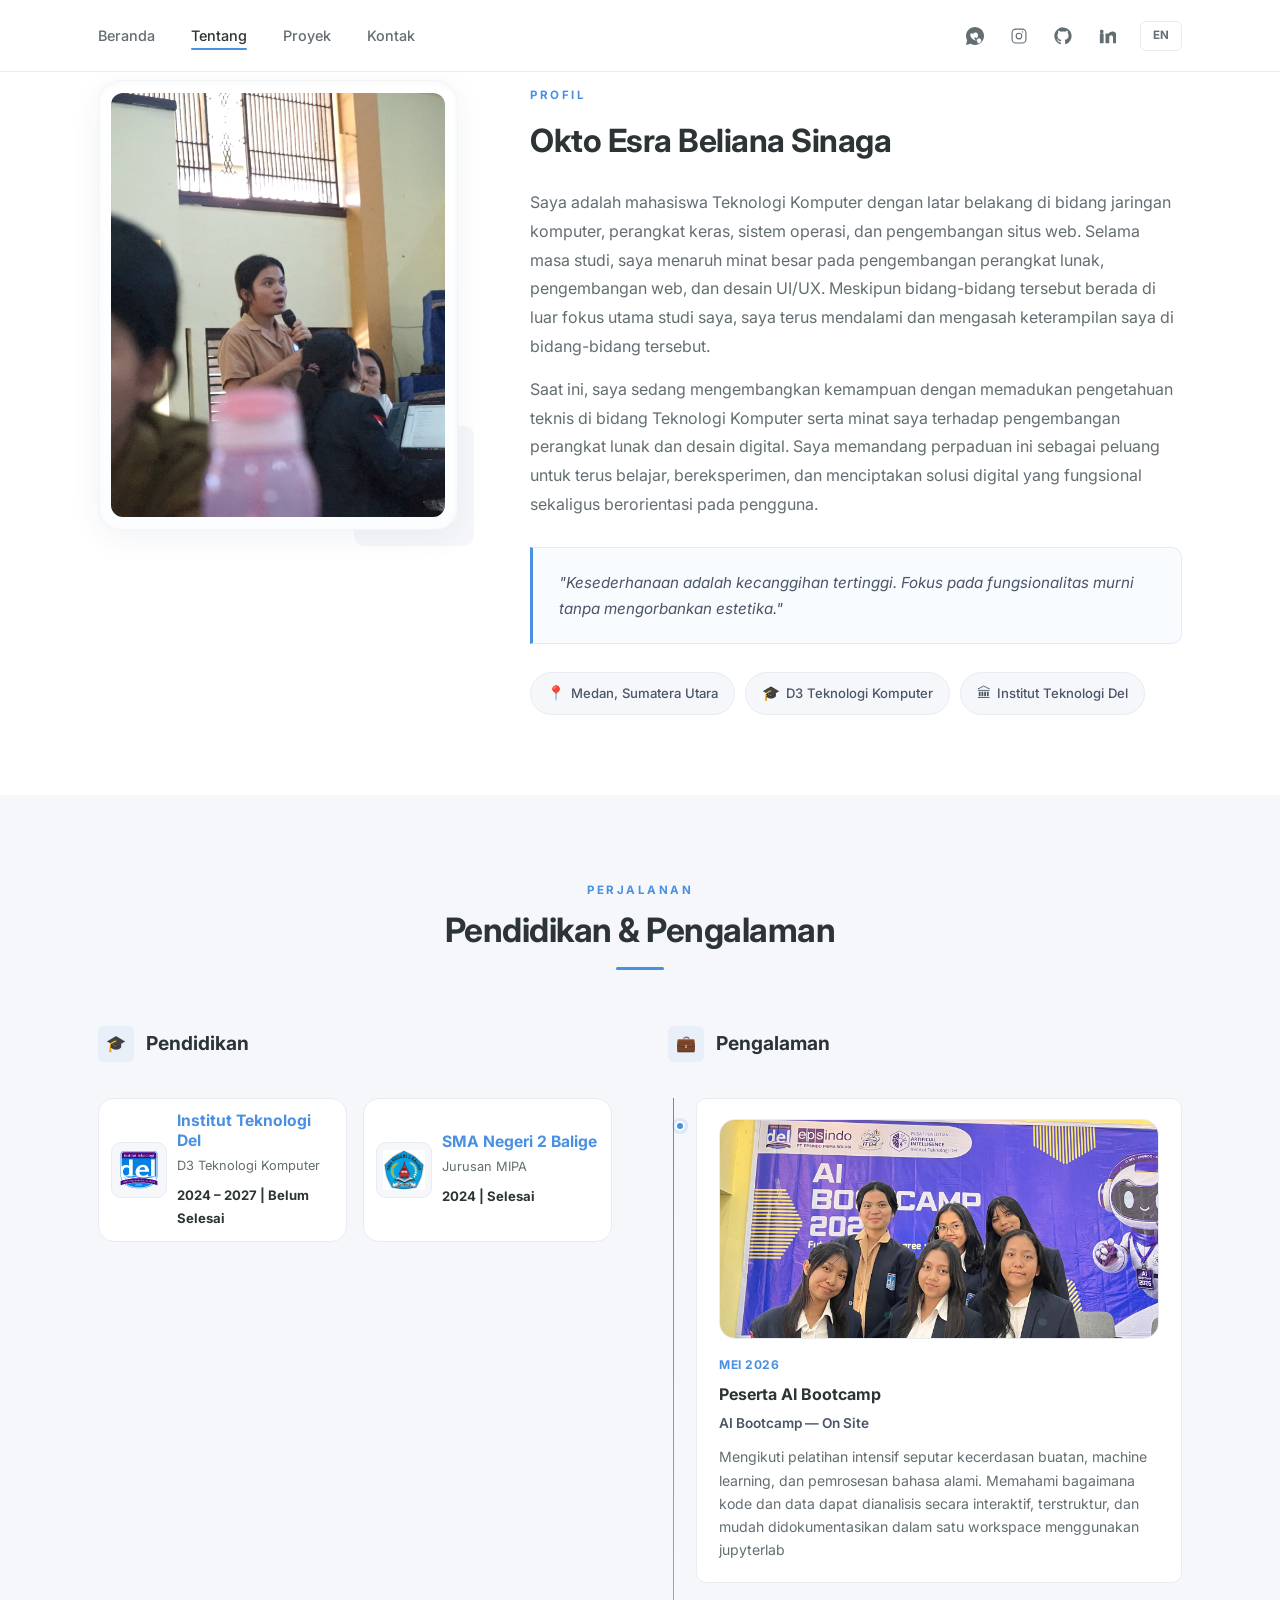
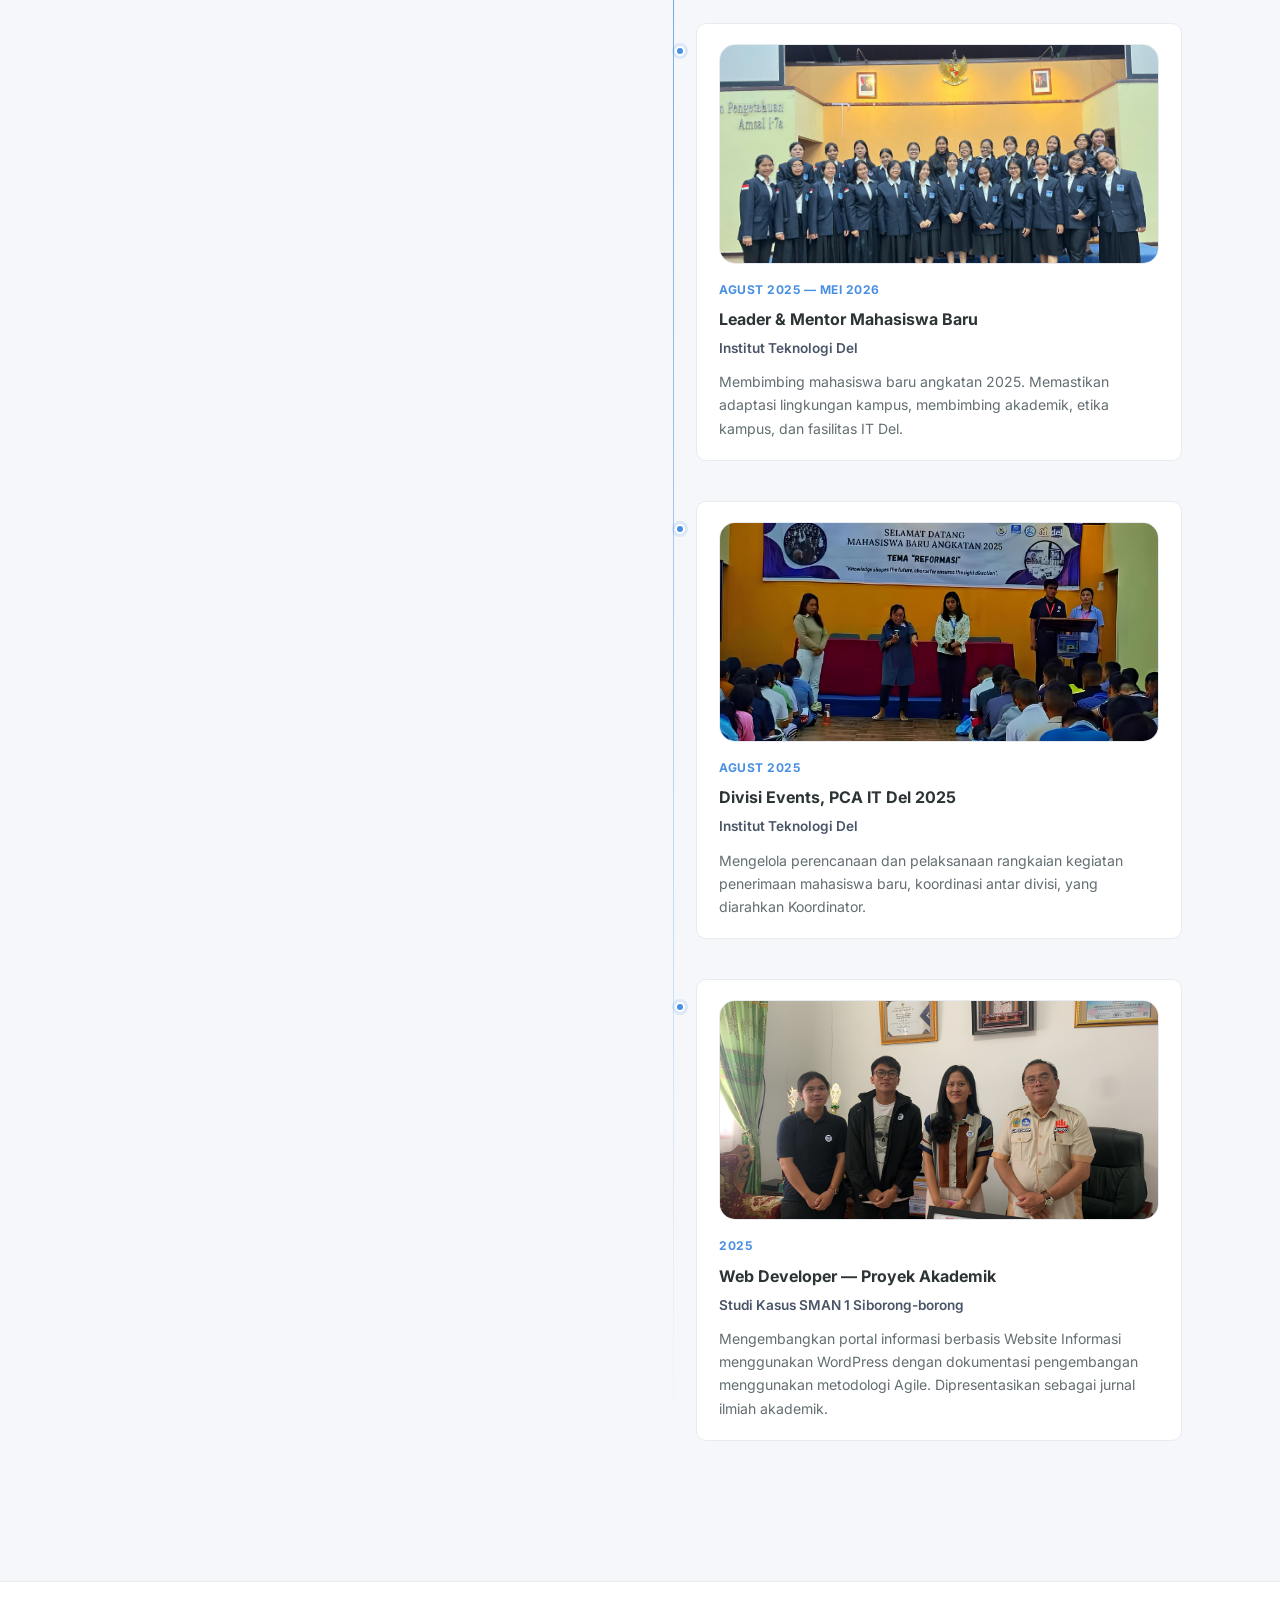
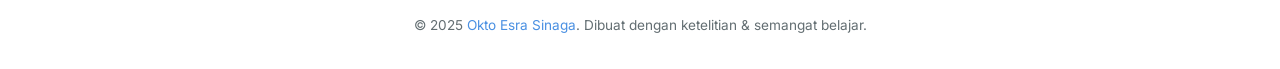
<file: about.html>
<!DOCTYPE html>
<html lang="id">
<head>
    <meta charset="UTF-8">
    <meta name="viewport" content="width=device-width, initial-scale=1.0">
    <meta name="description" content="Tentang Okto Esra Sinaga — Mahasiswa Teknologi Komputer IT Del">
    <title>About | Okto Esra Sinaga</title>
    <link rel="stylesheet" href="css/style.css">
    <link rel="stylesheet" href="css/about.css">
</head>
<body>

    <!-- ══ NAVBAR ══ -->
    <nav class="navbar" id="navbar">
        <div class="nav-container">
            <ul class="nav-links">
                <li><a href="index.html"    class="nav-item">Home</a></li>
                <li><a href="about.html"    class="nav-item active">About</a></li>
                <li><a href="projects.html" class="nav-item">Projects</a></li>
                <li><a href="contact.html"  class="nav-item">Contact</a></li>
            </ul>
            <div class="nav-social">
                <a href="https://wa.me/6282210839845" class="nav-social-link" target="_blank" rel="noreferrer noopener" aria-label="WhatsApp"><svg viewBox="0 0 24 24" aria-hidden="true"><path d="M20.52 3.48A11.93 11.93 0 0 0 12 0C5.37 0 0 5.37 0 12c0 2.12.56 4.08 1.53 5.77L0 24l6.43-1.68A11.94 11.94 0 0 0 12 24c6.63 0 12-5.37 12-12 0-3.21-1.25-6.2-3.48-8.52Zm-6.14 14.3c-.43.12-.78.22-1.16.22-.72 0-1.44-.19-2.16-.57-1.86-.78-3.46-2.2-4.5-4.02-.63-1.16-.94-2.34-.87-3.6.05-1.05.3-1.07.96-1.09.52-.02 1.07-.01 1.6.02.47.03.66.14.8.18.13.03.28.05.44-.02.05-.01.42-.17.51-.22.16-.08.3-.18.44-.28.24-.19.39-.42.66-.6.24-.16.5-.27.8-.34.54-.12 1.07-.12 1.61 0 .58.13.93.35 1.2.57.26.21.49.45.65.72.24.38.42.8.5 1.33.05.33.08.7.08 1.14 0 .84-.16 1.58-.48 2.23-.15.3-.47.75-.58.9-.1.13-.2.25-.29.29-.25.09-.55.02-.8-.12-.25-.14-.81-.38-1.14-.5-.28-.1-.54-.15-.72-.15-.22 0-.36.03-.44.05-.12.03-.18.09-.25.16-.06.06-.13.15-.16.27-.03.13-.03.31.01.54.05.25.16.6.34.95.34.62.72 1.04 1.06 1.26.34.21.68.26.99.2.29-.05.7-.24 1.19-.56.28-.18.61-.47 1-.84.02-.02.04-.03.06-.05.12-.12.24-.21.34-.28.05-.04.09-.08.14-.12.15-.13.28-.22.39-.27.13-.06.3-.11.5-.11.64 0 1.27.15 1.8.45.5.28.9.67 1.14 1.17.24.5.33 1.08.27 1.64-.12 1.08-.72 2-1.56 2.62-.86.63-1.93.88-2.99.7Z"/></svg></a>
                <a href="https://www.instagram.com/okto.sng?igsh=MTk1bmlmYmdhb2VyaQ==" class="nav-social-link" target="_blank" rel="noreferrer noopener" aria-label="Instagram"><svg viewBox="0 0 24 24" aria-hidden="true"><path d="M7.75 2h8.5A5.75 5.75 0 0 1 22 7.75v8.5A5.75 5.75 0 0 1 16.25 22h-8.5A5.75 5.75 0 0 1 2 16.25v-8.5A5.75 5.75 0 0 1 7.75 2Zm0 1.5A4.25 4.25 0 0 0 3.5 7.75v8.5A4.25 4.25 0 0 0 7.75 20.5h8.5A4.25 4.25 0 0 0 20.5 16.25v-8.5A4.25 4.25 0 0 0 16.25 3.5h-8.5Zm8.88 2.13a.88.88 0 1 1 0 1.75.88.88 0 0 1 0-1.75ZM12 7.5a4.5 4.5 0 1 1 0 9 4.5 4.5 0 0 1 0-9Zm0 1.5a3 3 0 1 0 0 6 3 3 0 0 0 0-6Z"/></svg></a>
                <a href="https://github.com/Okto-Sinaga" class="nav-social-link" target="_blank" rel="noreferrer noopener" aria-label="GitHub"><svg viewBox="0 0 24 24" aria-hidden="true"><path d="M12 .5a11.5 11.5 0 0 0-3.64 22.44c.58.1.79-.25.79-.56 0-.28-.01-1.02-.02-2-3.22.7-3.9-1.55-3.9-1.55-.53-1.35-1.28-1.71-1.28-1.71-1.05-.72.08-.7.08-.7 1.16.08 1.77 1.19 1.77 1.19 1.03 1.77 2.7 1.26 3.36.97.1-.76.4-1.26.72-1.55-2.57-.29-5.27-1.29-5.27-5.74 0-1.27.45-2.31 1.19-3.13-.12-.29-.52-1.45.11-3.02 0 0 .97-.31 3.18 1.19a11.02 11.02 0 0 1 2.9-.39c.98 0 1.97.13 2.9.39 2.2-1.5 3.17-1.19 3.17-1.19.63 1.57.24 2.73.12 3.02.74.82 1.19 1.86 1.19 3.13 0 4.45-2.7 5.44-5.28 5.73.41.35.78 1.06.78 2.14 0 1.55-.01 2.8-.01 3.17 0 .31.21.67.8.56A11.5 11.5 0 0 0 12 .5Z"/></svg></a>
                <a href="https://www.linkedin.com/in/okto-esra-sinaga-102a1737a" class="nav-social-link" target="_blank" rel="noreferrer noopener" aria-label="LinkedIn"><svg viewBox="0 0 24 24" aria-hidden="true"><path d="M4.98 3.5a2.5 2.5 0 1 1-.01 5.01 2.5 2.5 0 0 1 .01-5.01ZM2.5 21.5h5V8.75h-5V21.5Zm7.5 0h5v-7.3c0-3.9 5-4.2 5 0v7.3h5v-8.8c0-8.2-8.8-7.9-10.8-3.9V8.75h-4.2V21.5Z"/></svg></a>
            </div>
            <div class="menu-toggle" id="mobile-menu">
                <span class="bar"></span>
                <span class="bar"></span>
                <span class="bar"></span>
            </div>
        </div>
    </nav>

    <!-- ══ ABOUT PROFILE ══ -->
    <section class="about-profile">
        <div class="container">
            <div class="about-container">

                <!-- Image (wall style) -->
                <div class="about-img-wrap reveal-left">
                    <div class="about-img-box wall-style">
                        <img
                            src="assets/about/Screenshot 2026-08-10 152230.png"
                            alt="Okto Esra Sinaga"
                            onerror="this.src='https://placehold.co/600x800/F5F7FA/636E72?text=Okto+Esra'">
                    </div>
                </div>

                <!-- Info -->
                <div class="about-info reveal-right">
                    <span class="section-tag">Profil</span>
                    <h2>Okto Esra Beliana Sinaga</h2>

                    <p class="bio-text">
                       Saya adalah mahasiswa Teknologi Komputer dengan latar belakang di bidang jaringan komputer, 
                       perangkat keras, sistem operasi, dan pengembangan website. Selama masa perkuliahan, saya mengembangkan 
                       minat yang kuat dalam pengembangan perangkat lunak, pengembangan web, serta desain UI/UX. Meskipun 
                       bidang-bidang tersebut berada di luar fokus utama studi saya, saya terus mempelajari dan mengembangkan 
                       keterampilan di bidang tersebut.
                    </p>
                    <p class="bio-text">
                        Saat ini, saya terus meningkatkan kemampuan dengan menggabungkan pengetahuan teknis yang diperoleh dari 
                        bidang Teknologi Komputer dengan minat saya dalam pengembangan perangkat lunak dan desain digital. Saya 
                        melihat perpaduan ini sebagai kesempatan untuk terus belajar, bereksperimen, dan menciptakan solusi digital 
                        yang fungsional serta berorientasi pada kebutuhan pengguna.
                    </p>

                    <div class="glass-box">
                        <p>"Kesederhanaan adalah kecanggihan tertinggi. Fokus pada fungsionalitas murni tanpa mengorbankan estetika."</p>
                    </div>

                    <div class="about-pills">
                        <span class="pill"><span class="pill-icon">📍</span> Medan, North Sumatra</span>
                        <span class="pill"><span class="pill-icon">🎓</span> D3 Teknologi Komputer</span>
                        <span class="pill"><span class="pill-icon">🏛</span> Institut Teknologi Del</span>
                    </div>
                </div>

            </div>
        </div>
    </section>

    <!-- ══ TIMELINE ══ -->
    <section class="timeline-section">
        <div class="container">
            <div class="section-header text-center reveal">
                <span class="section-tag">Perjalanan</span>
                <h2>Pendidikan &amp; Pengalaman</h2>
                <div class="divider"></div>
            </div>

            <div class="timeline-grid">
                <!-- Pendidikan -->
                <div class="reveal-left">
                    <div class="timeline-col-header">
                        <div class="timeline-col-icon">🎓</div>
                        <h3>Pendidikan</h3>
                    </div>
                    <div class="edu-grid">
                        <div class="edu-card">
                            <div class="edu-logo">
                                <img src="assets/about/logo.png" alt="Logo Institut Teknologi Del" onerror="this.src='https://placehold.co/80x80/EFF3FA/2450C4?text=DEL'">
                            </div>
                            <div class="edu-info">
                                <h4>Institut Teknologi Del</h4>
                                <p class="edu-sub">D3 Teknologi Komputer</p>
                                <p class="edu-period">2024 &ndash; 2027 | Belum Selesai</p>
                            </div>
                        </div>
                        <div class="edu-card">
                            <div class="edu-logo">
                                <img src="assets/about/logo sma2balige.jpg" alt="Logo SMA Negeri 2 Balige" onerror="this.src='https://placehold.co/80x80/EFF3FA/2450C4?text=SMA'">
                            </div>
                            <div class="edu-info">
                                <h4>SMA Negeri 2 Balige</h4>
                                <p class="edu-sub">Jurusan MIPA</p>
                                <p class="edu-period"> 2024 | Selesai</p>
                            </div>
                        </div>
                    </div>
                </div>

                <!-- Pengalaman -->
                <div class="reveal-right">
                    <div class="timeline-col-header">
                        <div class="timeline-col-icon">💼</div>
                        <h3>Pengalaman</h3>
                    </div>
                    <div class="timeline-wrapper">
                        <div class="timeline-item">
                            <div class="timeline-photo">
                                <img src="assets/about/IMG-20260530-WA0311.png" alt="AI Bootcamp" onerror="this.src='https://placehold.co/400x240/F5F7FA/636E72?text=AI+Bootcamp'">
                            </div>
                            <span class="time-period">Mei 2026</span>
                            <h4>Peserta AI Bootcamp</h4>
                            <p class="institution">AI Bootcamp — On Site</p>
                            <p class="timeline-desc">
                                Mengikuti pelatihan intensif seputar kecerdasan buatan,
                                machine learning, dan pemrosesan bahasa alami. Memahami bagaimana kode 
                                dan data dapat dianalisis secara interaktif, terstruktur, dan mudah 
                                didokumentasikan dalam satu workspace menggunakan jupyterlab
                            </p>
                        </div>
                        <div class="timeline-item">
                            <div class="timeline-photo">
                                <img src="assets/about/1000134125.jpg.jpeg" alt="Leader & Mentor Mahasiswa Baru" onerror="this.src='https://placehold.co/400x240/F5F7FA/636E72?text=Leader+Mentor'">
                            </div>
                            <span class="time-period">AGUST 2025 — MEI 2026</span>
                            <h4>Leader &amp; Mentor Mahasiswa Baru</h4>
                            <p class="institution">Institut Teknologi Del</p>
                            <p class="timeline-desc">
                                Membimbing mahasiswa baru angkatan 2025.
                                Memastikan adaptasi lingkungan kampus, membimbing akademik,
                                etika kampus, dan fasilitas IT Del.
                            </p>
                        </div>
                        <div class="timeline-item">
                            <div class="timeline-photo">
                                <img src="assets/about/1000134126.jpg (1).jpeg" alt="Divisi Events PCA IT Del" onerror="this.src='https://placehold.co/400x240/F5F7FA/636E72?text=Event+Team'">
                            </div>
                            <span class="time-period">AGUST 2025</span>
                            <h4>Divisi Events, PCA IT Del 2025</h4>
                            <p class="institution">Institut Teknologi Del</p>
                            <p class="timeline-desc">
                                Mengelola perencanaan dan pelaksanaan rangkaian kegiatan
                                penerimaan mahasiswa baru, koordinasi antar divisi, yang
                                diarahkan Koordinator.
                            </p>
                        </div>
                        <div class="timeline-item">
                            <div class="timeline-photo">
                                <img src="assets/about/Picture1.png" alt="Web Developer Proyek Akademik" onerror="this.src='https://placehold.co/400x240/F5F7FA/636E72?text=Web+Developer'">
                            </div>
                            <span class="time-period">2025</span>
                            <h4>Web Developer — Proyek Akademik</h4>
                            <p class="institution">Studi Kasus SMAN 1 Siborong-borong</p>
                            <p class="timeline-desc">
                                Mengembangkan portal informasi berbasis Website Informasi menggunakan WordPress dengan
                                dokumentasi pengembangan menggunakan metodologi Agile.
                                Dipresentasikan sebagai jurnal ilmiah akademik.
                            </p>
                        </div>
                    </div>
                </div>
            </div>
        </div>
    </section>

    <!-- ══ FOOTER ══ -->
    <footer>
        <p>© 2025 <span>Okto Esra Sinaga</span>. Dibuat dengan ketelitian &amp; semangat belajar.</p>
    </footer>

    <script src="js/script.js"></script>
    
</body>
</html>
</file>
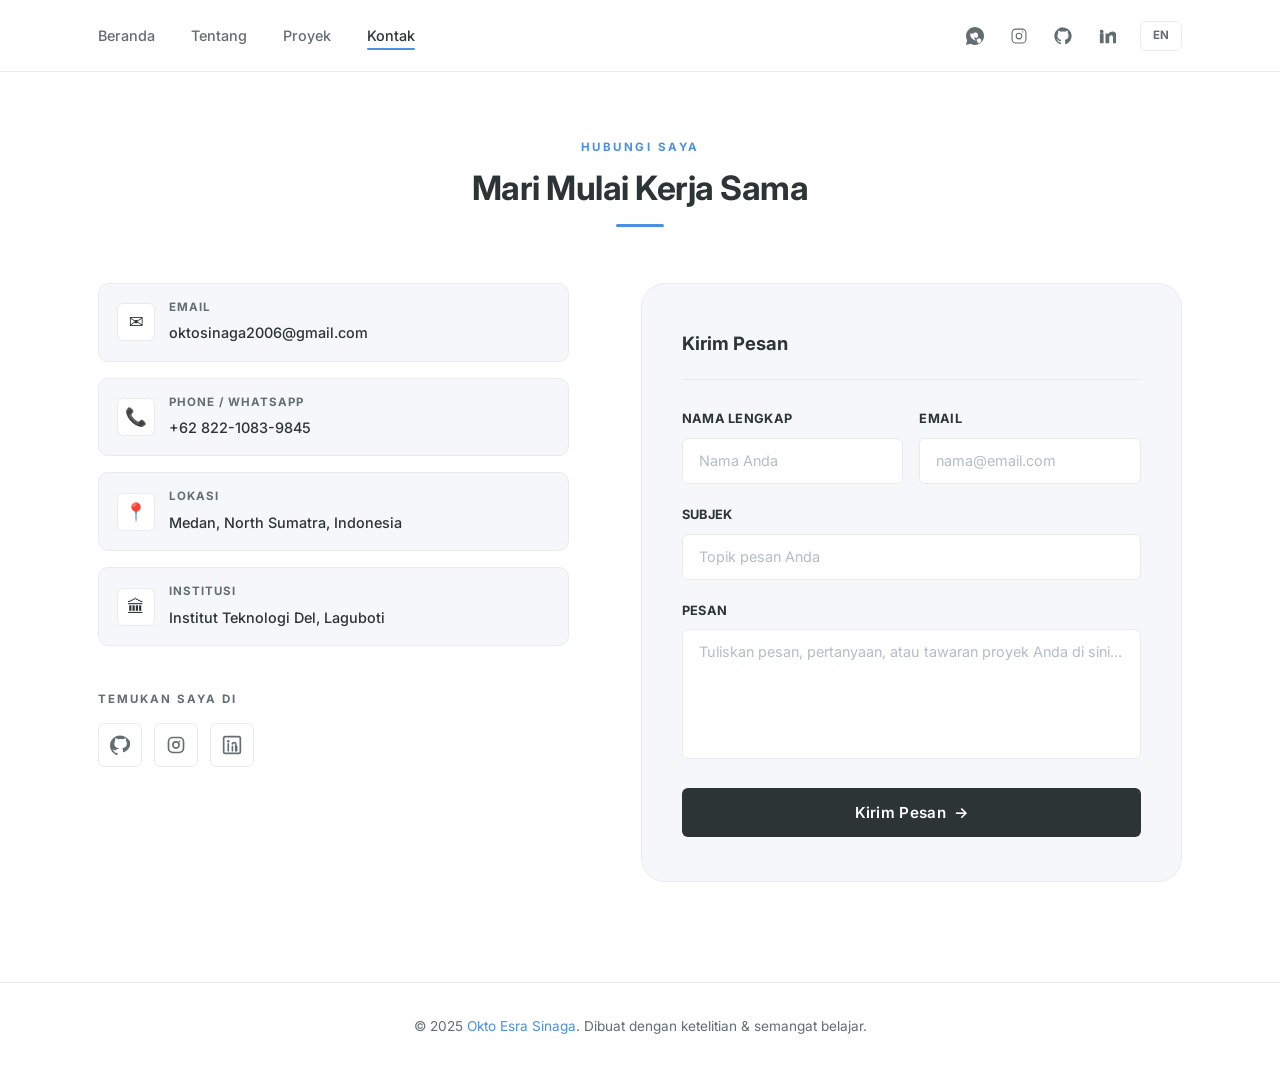
<file: contact.html>
<!DOCTYPE html>
<html lang="id">
<head>
    <meta charset="UTF-8">
    <meta name="viewport" content="width=device-width, initial-scale=1.0">
    <meta name="description" content="Hubungi Okto Esra Sinaga — Web Developer & Networking">
    <title>Contact | Okto Esra Sinaga</title>
    <link rel="stylesheet" href="css/style.css">
    <link rel="stylesheet" href="css/contact.css">
</head>
<body>

    <!-- ══ NAVBAR ══ -->
    <nav class="navbar" id="navbar">
        <div class="nav-container">
            <ul class="nav-links">
                <li><a href="index.html"    class="nav-item">Home</a></li>
                <li><a href="about.html"    class="nav-item">About</a></li>
                <li><a href="projects.html" class="nav-item">Projects</a></li>
                <li><a href="contact.html"  class="nav-item active">Contact</a></li>
            </ul>
            <div class="nav-social">
                <a href="https://wa.me/6282210839845" class="nav-social-link" target="_blank" rel="noreferrer noopener" aria-label="WhatsApp"><svg viewBox="0 0 24 24" aria-hidden="true"><path d="M20.52 3.48A11.93 11.93 0 0 0 12 0C5.37 0 0 5.37 0 12c0 2.12.56 4.08 1.53 5.77L0 24l6.43-1.68A11.94 11.94 0 0 0 12 24c6.63 0 12-5.37 12-12 0-3.21-1.25-6.2-3.48-8.52Zm-6.14 14.3c-.43.12-.78.22-1.16.22-.72 0-1.44-.19-2.16-.57-1.86-.78-3.46-2.2-4.5-4.02-.63-1.16-.94-2.34-.87-3.6.05-1.05.3-1.07.96-1.09.52-.02 1.07-.01 1.6.02.47.03.66.14.8.18.13.03.28.05.44-.02.05-.01.42-.17.51-.22.16-.08.3-.18.44-.28.24-.19.39-.42.66-.6.24-.16.5-.27.8-.34.54-.12 1.07-.12 1.61 0 .58.13.93.35 1.2.57.26.21.49.45.65.72.24.38.42.8.5 1.33.05.33.08.7.08 1.14 0 .84-.16 1.58-.48 2.23-.15.3-.47.75-.58.9-.1.13-.2.25-.29.29-.25.09-.55.02-.8-.12-.25-.14-.81-.38-1.14-.5-.28-.1-.54-.15-.72-.15-.22 0-.36.03-.44.05-.12.03-.18.09-.25.16-.06.06-.13.15-.16.27-.03.13-.03.31.01.54.05.25.16.6.34.95.34.62.72 1.04 1.06 1.26.34.21.68.26.99.2.29-.05.7-.24 1.19-.56.28-.18.61-.47 1-.84.02-.02.04-.03.06-.05.12-.12.24-.21.34-.28.05-.04.09-.08.14-.12.15-.13.28-.22.39-.27.13-.06.3-.11.5-.11.64 0 1.27.15 1.8.45.5.28.9.67 1.14 1.17.24.5.33 1.08.27 1.64-.12 1.08-.72 2-1.56 2.62-.86.63-1.93.88-2.99.7Z"/></svg></a>
                <a href="https://www.instagram.com/okto.sng?igsh=MTk1bmlmYmdhb2VyaQ==" class="nav-social-link" target="_blank" rel="noreferrer noopener" aria-label="Instagram"><svg viewBox="0 0 24 24" aria-hidden="true"><path d="M7.75 2h8.5A5.75 5.75 0 0 1 22 7.75v8.5A5.75 5.75 0 0 1 16.25 22h-8.5A5.75 5.75 0 0 1 2 16.25v-8.5A5.75 5.75 0 0 1 7.75 2Zm0 1.5A4.25 4.25 0 0 0 3.5 7.75v8.5A4.25 4.25 0 0 0 7.75 20.5h8.5A4.25 4.25 0 0 0 20.5 16.25v-8.5A4.25 4.25 0 0 0 16.25 3.5h-8.5Zm8.88 2.13a.88.88 0 1 1 0 1.75.88.88 0 0 1 0-1.75ZM12 7.5a4.5 4.5 0 1 1 0 9 4.5 4.5 0 0 1 0-9Zm0 1.5a3 3 0 1 0 0 6 3 3 0 0 0 0-6Z"/></svg></a>
                <a href="https://github.com/Okto-Sinaga" class="nav-social-link" target="_blank" rel="noreferrer noopener" aria-label="GitHub"><svg viewBox="0 0 24 24" aria-hidden="true"><path d="M12 .5a11.5 11.5 0 0 0-3.64 22.44c.58.1.79-.25.79-.56 0-.28-.01-1.02-.02-2-3.22.7-3.9-1.55-3.9-1.55-.53-1.35-1.28-1.71-1.28-1.71-1.05-.72.08-.7.08-.7 1.16.08 1.77 1.19 1.77 1.19 1.03 1.77 2.7 1.26 3.36.97.1-.76.4-1.26.72-1.55-2.57-.29-5.27-1.29-5.27-5.74 0-1.27.45-2.31 1.19-3.13-.12-.29-.52-1.45.11-3.02 0 0 .97-.31 3.18 1.19a11.02 11.02 0 0 1 2.9-.39c.98 0 1.97.13 2.9.39 2.2-1.5 3.17-1.19 3.17-1.19.63 1.57.24 2.73.12 3.02.74.82 1.19 1.86 1.19 3.13 0 4.45-2.7 5.44-5.28 5.73.41.35.78 1.06.78 2.14 0 1.55-.01 2.8-.01 3.17 0 .31.21.67.8.56A11.5 11.5 0 0 0 12 .5Z"/></svg></a>
                <a href="https://www.linkedin.com/in/okto-esra-sinaga-102a1737a" class="nav-social-link" target="_blank" rel="noreferrer noopener" aria-label="LinkedIn"><svg viewBox="0 0 24 24" aria-hidden="true"><path d="M4.98 3.5a2.5 2.5 0 1 1-.01 5.01 2.5 2.5 0 0 1 .01-5.01ZM2.5 21.5h5V8.75h-5V21.5Zm7.5 0h5v-7.3c0-3.9 5-4.2 5 0v7.3h5v-8.8c0-8.2-8.8-7.9-10.8-3.9V8.75h-4.2V21.5Z"/></svg></a>
            </div>
            <div class="menu-toggle" id="mobile-menu">
                <span class="bar"></span>
                <span class="bar"></span>
                <span class="bar"></span>
            </div>
        </div>
    </nav>

    <!-- ══ CONTACT ══ -->
    <section class="contact-section">
        <div class="container">

            <div class="section-header text-center reveal">
                <span class="section-tag">Hubungi Saya</span>
                <h2>Mari Mulai Kerja Sama</h2>
                <div class="divider"></div>
            </div>

            <div class="contact-layout">

                <!-- Left: Info -->
                <div class="contact-info reveal-left">

                    <div class="contact-details">
                        <a href="mailto:oktosinaga2006@gmail.com" class="contact-detail-item">
                            <div class="detail-icon">✉</div>
                            <div class="detail-text">
                                <span class="detail-label">Email</span>
                                <span class="detail-value">oktosinaga2006@gmail.com</span>
                            </div>
                        </a>
                        <a href="tel:+6282210839845" class="contact-detail-item">
                            <div class="detail-icon">📞</div>
                            <div class="detail-text">
                                <span class="detail-label">Phone / WhatsApp</span>
                                <span class="detail-value">+62 822-1083-9845</span>
                            </div>
                        </a>
                        <div class="contact-detail-item">
                            <div class="detail-icon">📍</div>
                            <div class="detail-text">
                                <span class="detail-label">Lokasi</span>
                                <span class="detail-value">Medan, North Sumatra, Indonesia</span>
                            </div>
                        </div>
                        <div class="contact-detail-item">
                            <div class="detail-icon">🏛</div>
                            <div class="detail-text">
                                <span class="detail-label">Institusi</span>
                                <span class="detail-value">Institut Teknologi Del, Laguboti</span>
                            </div>
                        </div>
                    </div>

                    <p class="social-title">Temukan Saya Di</p>
                    <div class="social-links">
                        <a href="https://github.com" target="_blank" rel="noopener" class="social-link github" title="GitHub" aria-label="GitHub">
                            <svg viewBox="0 0 24 24" aria-hidden="true">
                                <path fill="currentColor" d="M12 0.5C5.4 0.5 0 5.9 0 12.5c0 5.3 3.4 9.8 8.2 11.4.6.1.8-.2.8-.5v-2c-3.3.7-4-1.6-4-1.6-.5-1.3-1.2-1.6-1.2-1.6-1-.7.1-.7.1-.7 1.1.1 1.7 1.2 1.7 1.2 1 .1 1.5-.7 1.5-.7.9-1.6 2.4-1.1 3-.8.1-.7.3-1.1.6-1.4-2.7-.3-5.5-1.3-5.5-5.9 0-1.3.5-2.4 1.2-3.2 0-.3-.5-1.3.1-2.7 0 0 1-.3 3.3 1.2.9-.3 1.9-.4 2.9-.4 1 0 2 .1 2.9.4 2.3-1.5 3.3-1.2 3.3-1.2.6 1.4.1 2.4.1 2.7.7.8 1.2 1.9 1.2 3.2 0 4.6-2.8 5.6-5.5 5.9.4.3.8.9.8 1.8v2.7c0 .3.2.6.8.5 4.8-1.6 8.2-6.1 8.2-11.4C24 5.9 18.6.5 12 .5z"/>
                            </svg>
                        </a>
                        <a href="https://www.instagram.com/okto.sng?igsh=MTk1bmlmYmdhb2VyaQ==" target="_blank" rel="noopener" class="social-link instagram" title="Instagram" aria-label="Instagram">
                            <svg viewBox="0 0 24 24" aria-hidden="true">
                                <rect x="3" y="3" width="18" height="18" rx="5" ry="5" fill="none" stroke="currentColor" stroke-width="2"/>
                                <path d="M16.5 7.5h.01" fill="none" stroke="currentColor" stroke-width="2" stroke-linecap="round"/>
                                <path d="M12 8.25a3.75 3.75 0 1 0 0 7.5 3.75 3.75 0 0 0 0-7.5z" fill="none" stroke="currentColor" stroke-width="2"/>
                            </svg>
                        </a>
                        <a href="https://www.linkedin.com/in/okto-esra-sinaga-102a1737a" target="_blank" rel="noopener" class="social-link linkedin" title="LinkedIn" aria-label="LinkedIn">
                            <svg viewBox="0 0 24 24" aria-hidden="true">
                                <rect x="2" y="2" width="20" height="20" rx="2" ry="2" fill="none" stroke="currentColor" stroke-width="2"/>
                                <path d="M7.5 10.5v8.5" fill="none" stroke="currentColor" stroke-width="2" stroke-linecap="round"/>
                                <circle cx="7.5" cy="7.5" r="1.5" fill="currentColor"/>
                                <path d="M12.5 13.5v5.5M12.5 10.5h.01" fill="none" stroke="currentColor" stroke-width="2" stroke-linecap="round"/>
                                <path d="M17.5 13.5v5.5" fill="none" stroke="currentColor" stroke-width="2" stroke-linecap="round"/>
                                <path d="M12.5 10.5c0-1.2 1-1.5 2-1.5s2 .3 2 1.5v8.5" fill="none" stroke="currentColor" stroke-width="2" stroke-linecap="round"/>
                            </svg>
                        </a>
                    </div>

                </div>

                <!-- Right: Form -->
                <div class="contact-form-box reveal-right">
                    <p class="form-title">Kirim Pesan</p>

                    <form class="contact-form" id="portfolioForm" novalidate>
                        <div class="form-fields">
                            <div class="form-row">
                                <div class="form-group">
                                    <label for="name">Nama Lengkap</label>
                                    <input
                                        type="text"
                                        id="name"
                                        name="name"
                                        required
                                        placeholder="Nama Anda">
                                </div>
                                <div class="form-group">
                                    <label for="email">Email</label>
                                    <input
                                        type="email"
                                        id="email"
                                        name="email"
                                        required
                                        placeholder="nama@email.com">
                                </div>
                            </div>

                            <div class="form-group">
                                <label for="subject">Subjek</label>
                                <input
                                    type="text"
                                    id="subject"
                                    name="subject"
                                    placeholder="Topik pesan Anda">
                            </div>

                            <div class="form-group">
                                <label for="message">Pesan</label>
                                <textarea
                                    id="message"
                                    name="message"
                                    required
                                    placeholder="Tuliskan pesan, pertanyaan, atau tawaran proyek Anda di sini..."></textarea>
                            </div>

                            <button type="submit" class="btn-submit">
                                <span>Kirim Pesan</span>
                                <span>→</span>
                            </button>
                        </div><!-- /form-fields -->

                        <div class="form-success">
                            <div class="success-icon">✅</div>
                            <h3>Pesan Terkirim!</h3>
                            <p>Terima kasih telah menghubungi saya. Saya akan membalas secepatnya.</p>
                        </div>
                    </form>
                </div>

            </div><!-- /contact-layout -->
        </div>
    </section>

    <!-- ══ FOOTER ══ -->
    <footer>
        <p>© 2025 <span>Okto Esra Sinaga</span>. Dibuat dengan ketelitian &amp; semangat belajar.</p>
    </footer>

    <script src="js/script.js"></script>
</body>
</html>
</file>
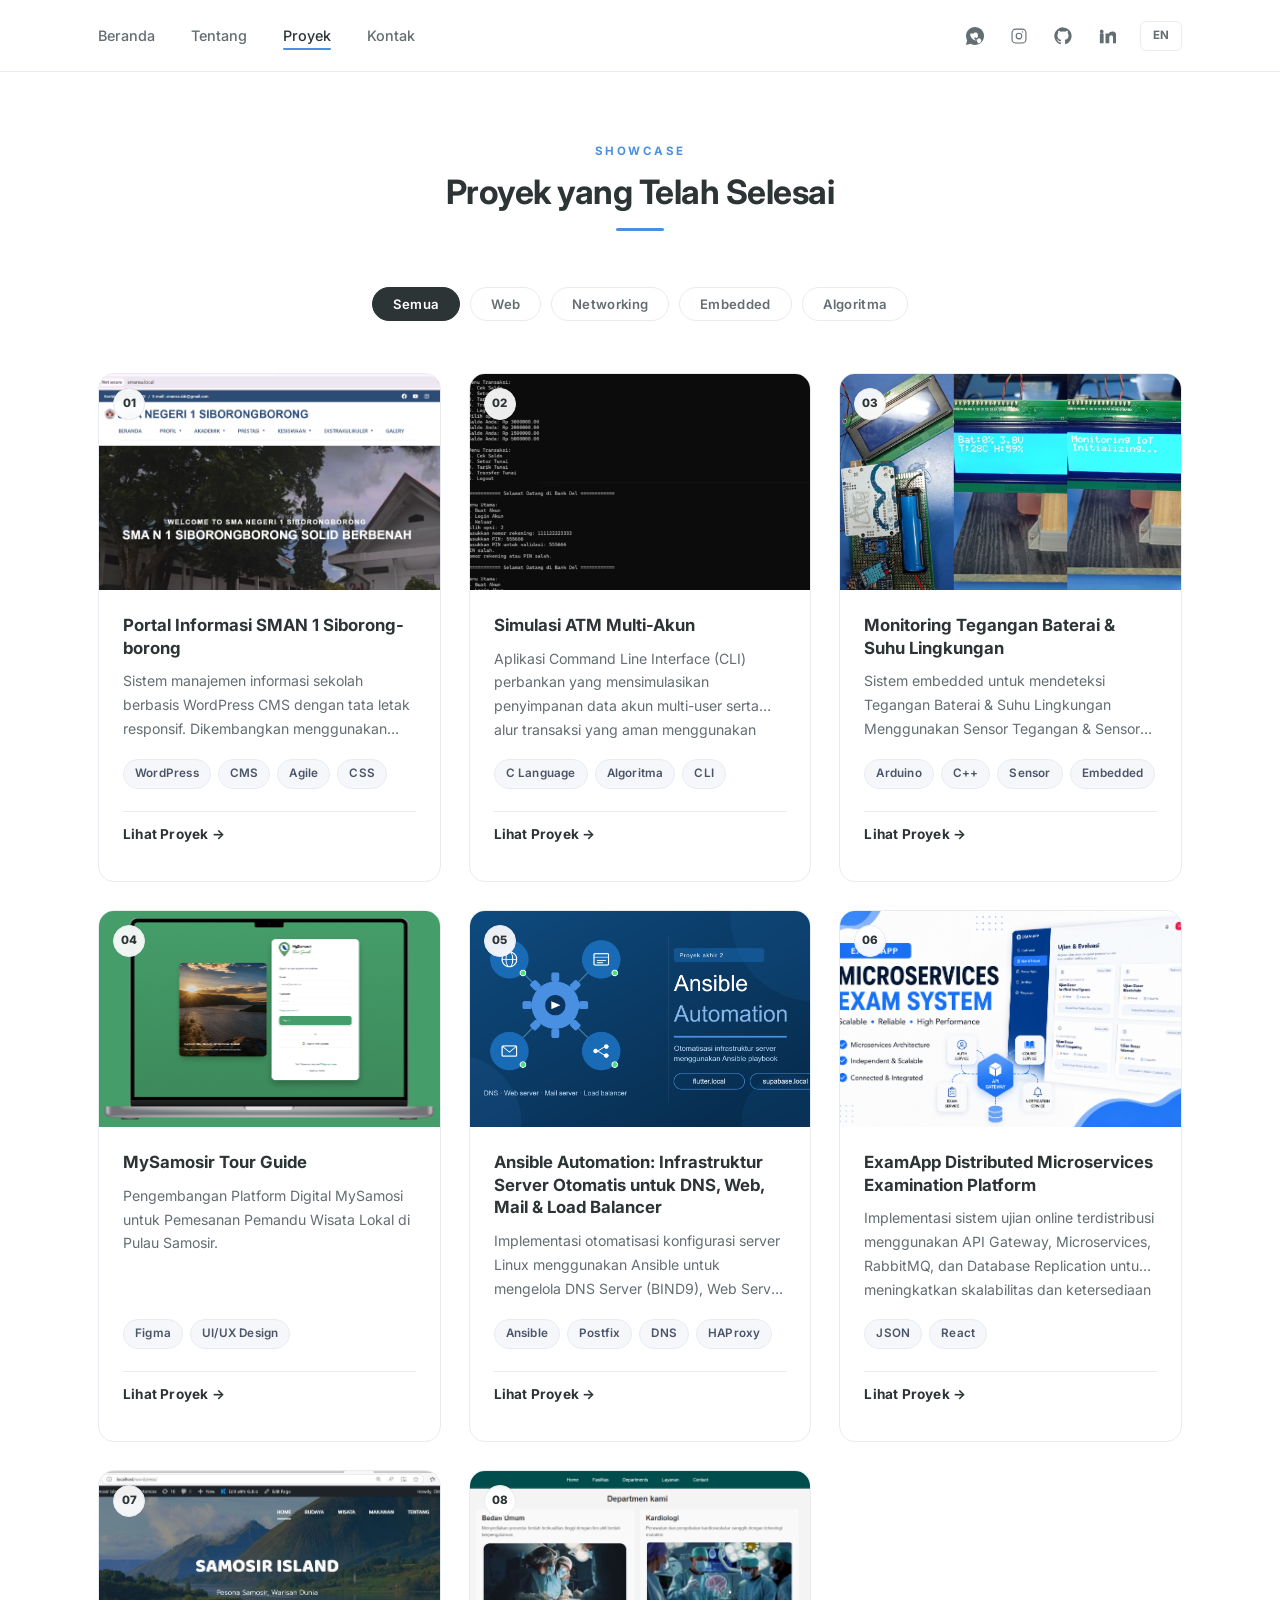
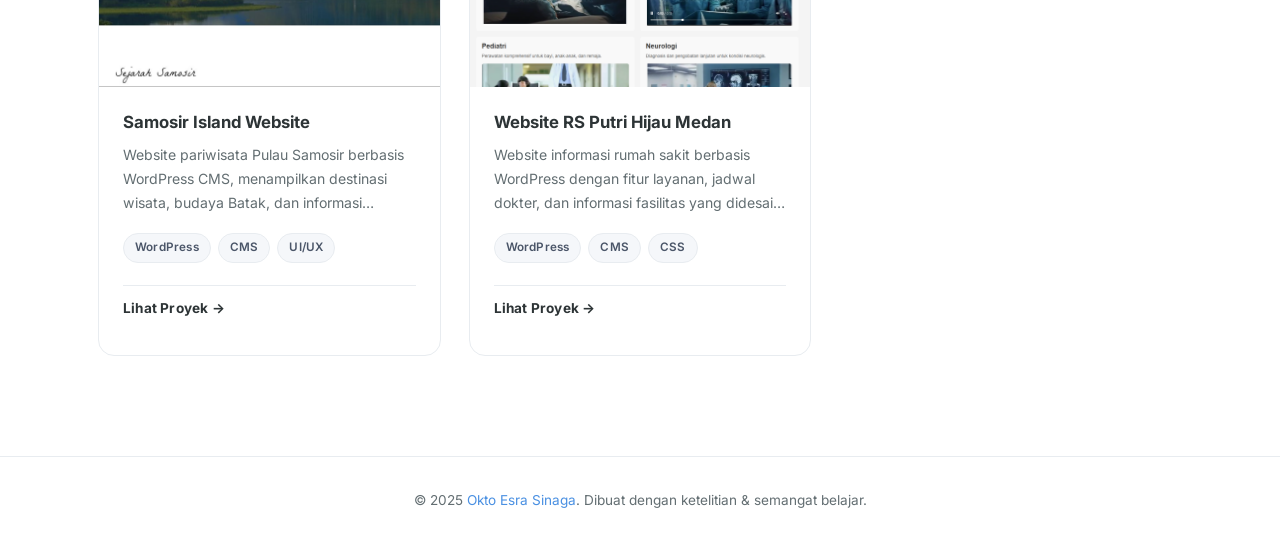
<file: projects.html>
<!DOCTYPE html>
<html lang="id">
<head>
    <meta charset="UTF-8">
    <meta name="viewport" content="width=device-width, initial-scale=1.0">
    <meta name="description" content="Proyek-proyek Okto Esra Sinaga — Web, Networking, Embedded">
    <title>Projects | Okto Esra Sinaga</title>
    <link rel="stylesheet" href="css/style.css">
    <link rel="stylesheet" href="css/projects.css">
</head>
<body>

    <!-- ══ NAVBAR ══ -->
    <nav class="navbar" id="navbar">
        <div class="nav-container">
            <ul class="nav-links">
                <li><a href="index.html"    class="nav-item">Home</a></li>
                <li><a href="about.html"    class="nav-item">About</a></li>
                <li><a href="projects.html" class="nav-item active">Projects</a></li>
                <li><a href="contact.html"  class="nav-item">Contact</a></li>
            </ul>
            <div class="nav-social">
                <a href="https://wa.me/6282210839845" class="nav-social-link" target="_blank" rel="noreferrer noopener" aria-label="WhatsApp"><svg viewBox="0 0 24 24" aria-hidden="true"><path d="M20.52 3.48A11.93 11.93 0 0 0 12 0C5.37 0 0 5.37 0 12c0 2.12.56 4.08 1.53 5.77L0 24l6.43-1.68A11.94 11.94 0 0 0 12 24c6.63 0 12-5.37 12-12 0-3.21-1.25-6.2-3.48-8.52Zm-6.14 14.3c-.43.12-.78.22-1.16.22-.72 0-1.44-.19-2.16-.57-1.86-.78-3.46-2.2-4.5-4.02-.63-1.16-.94-2.34-.87-3.6.05-1.05.3-1.07.96-1.09.52-.02 1.07-.01 1.6.02.47.03.66.14.8.18.13.03.28.05.44-.02.05-.01.42-.17.51-.22.16-.08.3-.18.44-.28.24-.19.39-.42.66-.6.24-.16.5-.27.8-.34.54-.12 1.07-.12 1.61 0 .58.13.93.35 1.2.57.26.21.49.45.65.72.24.38.42.8.5 1.33.05.33.08.7.08 1.14 0 .84-.16 1.58-.48 2.23-.15.3-.47.75-.58.9-.1.13-.2.25-.29.29-.25.09-.55.02-.8-.12-.25-.14-.81-.38-1.14-.5-.28-.1-.54-.15-.72-.15-.22 0-.36.03-.44.05-.12.03-.18.09-.25.16-.06.06-.13.15-.16.27-.03.13-.03.31.01.54.05.25.16.6.34.95.34.62.72 1.04 1.06 1.26.34.21.68.26.99.2.29-.05.7-.24 1.19-.56.28-.18.61-.47 1-.84.02-.02.04-.03.06-.05.12-.12.24-.21.34-.28.05-.04.09-.08.14-.12.15-.13.28-.22.39-.27.13-.06.3-.11.5-.11.64 0 1.27.15 1.8.45.5.28.9.67 1.14 1.17.24.5.33 1.08.27 1.64-.12 1.08-.72 2-1.56 2.62-.86.63-1.93.88-2.99.7Z"/></svg></a>
                <a href="https://www.instagram.com/okto.sng?igsh=MTk1bmlmYmdhb2VyaQ==" class="nav-social-link" target="_blank" rel="noreferrer noopener" aria-label="Instagram"><svg viewBox="0 0 24 24" aria-hidden="true"><path d="M7.75 2h8.5A5.75 5.75 0 0 1 22 7.75v8.5A5.75 5.75 0 0 1 16.25 22h-8.5A5.75 5.75 0 0 1 2 16.25v-8.5A5.75 5.75 0 0 1 7.75 2Zm0 1.5A4.25 4.25 0 0 0 3.5 7.75v8.5A4.25 4.25 0 0 0 7.75 20.5h8.5A4.25 4.25 0 0 0 20.5 16.25v-8.5A4.25 4.25 0 0 0 16.25 3.5h-8.5Zm8.88 2.13a.88.88 0 1 1 0 1.75.88.88 0 0 1 0-1.75ZM12 7.5a4.5 4.5 0 1 1 0 9 4.5 4.5 0 0 1 0-9Zm0 1.5a3 3 0 1 0 0 6 3 3 0 0 0 0-6Z"/></svg></a>
                <a href="https://github.com/Okto-Sinaga" class="nav-social-link" target="_blank" rel="noreferrer noopener" aria-label="GitHub"><svg viewBox="0 0 24 24" aria-hidden="true"><path d="M12 .5a11.5 11.5 0 0 0-3.64 22.44c.58.1.79-.25.79-.56 0-.28-.01-1.02-.02-2-3.22.7-3.9-1.55-3.9-1.55-.53-1.35-1.28-1.71-1.28-1.71-1.05-.72.08-.7.08-.7 1.16.08 1.77 1.19 1.77 1.19 1.03 1.77 2.7 1.26 3.36.97.1-.76.4-1.26.72-1.55-2.57-.29-5.27-1.29-5.27-5.74 0-1.27.45-2.31 1.19-3.13-.12-.29-.52-1.45.11-3.02 0 0 .97-.31 3.18 1.19a11.02 11.02 0 0 1 2.9-.39c.98 0 1.97.13 2.9.39 2.2-1.5 3.17-1.19 3.17-1.19.63 1.57.24 2.73.12 3.02.74.82 1.19 1.86 1.19 3.13 0 4.45-2.7 5.44-5.28 5.73.41.35.78 1.06.78 2.14 0 1.55-.01 2.8-.01 3.17 0 .31.21.67.8.56A11.5 11.5 0 0 0 12 .5Z"/></svg></a>
                <a href="https://www.linkedin.com/in/okto-esra-sinaga-102a1737a" class="nav-social-link" target="_blank" rel="noreferrer noopener" aria-label="LinkedIn"><svg viewBox="0 0 24 24" aria-hidden="true"><path d="M4.98 3.5a2.5 2.5 0 1 1-.01 5.01 2.5 2.5 0 0 1 .01-5.01ZM2.5 21.5h5V8.75h-5V21.5Zm7.5 0h5v-7.3c0-3.9 5-4.2 5 0v7.3h5v-8.8c0-8.2-8.8-7.9-10.8-3.9V8.75h-4.2V21.5Z"/></svg></a>
            </div>
            <div class="menu-toggle" id="mobile-menu">
                <span class="bar"></span>
                <span class="bar"></span>
                <span class="bar"></span>
            </div>
        </div>
    </nav>

    <!-- ══ PROJECTS ══ -->
    <section class="projects-section">
        <div class="container">

            <div class="section-header text-center reveal">
                <span class="section-tag">Showcase</span>
                <h2>Proyek yang Telah Selesai</h2>
                <div class="divider"></div>
            </div>

            <!-- Filter Bar -->
            <div class="filter-bar reveal">
                <button class="filter-btn active" data-filter="all">Semua</button>
                <button class="filter-btn" data-filter="web">Web</button>
                <button class="filter-btn" data-filter="networking">Networking</button>
                <button class="filter-btn" data-filter="embedded">Embedded</button>
                <button class="filter-btn" data-filter="algoritma">Algoritma</button>
            </div>

            <!-- Cards Grid -->
            <div class="projects-grid stagger">

                <!-- Card 1 -->
                <article class="project-card reveal" data-tags="web wordpress">
                    <div class="project-img">
                        <span class="project-number">01</span>
                        <img
                            src="assets/projects/project1.png"
                            alt="Portal Informasi SMAN 1 Siborong-borong"
                            onerror="this.src='https://placehold.co/600x400/F5F7FA/4A90E2?text=Web+Portal'">
                    </div>
                    <div class="project-content">
                        <h3>Portal Informasi SMAN 1 Siborong-borong</h3>
                        <p>Sistem manajemen informasi sekolah berbasis WordPress CMS dengan tata letak responsif. Dikembangkan menggunakan metodologi Agile dan didokumentasikan sebagai jurnal ilmiah.</p>
                        <div class="tech-stack">
                            <span class="tech-tag">WordPress</span>
                            <span class="tech-tag">CMS</span>
                            <span class="tech-tag">Agile</span>
                            <span class="tech-tag">CSS</span>
                        </div>
                        <a href="#" class="btn-view">View Project <span class="arrow">→</span></a>
                    </div>
                </article>

                <!-- Card 2 -->
                <article class="project-card reveal" data-tags="algoritma c-language">
                    <div class="project-img">
                        <span class="project-number">02</span>
                        <img
                            src="assets/projects/WhatsApp Image 2026-06-15 at 17.20.19.jpeg"
                            alt="Simulasi ATM Multi-Akun"
                            onerror="this.src='https://placehold.co/600x400/F5F7FA/636E72?text=ATM+CLI'">
                    </div>
                    <div class="project-content">
                        <h3>Simulasi ATM Multi-Akun</h3>
                        <p>Aplikasi Command Line Interface (CLI) perbankan yang mensimulasikan penyimpanan data akun multi-user serta alur transaksi yang aman menggunakan bahasa C.</p>
                        <div class="tech-stack">
                            <span class="tech-tag">C Language</span>
                            <span class="tech-tag">Algoritma</span>
                            <span class="tech-tag">CLI</span>
                        </div>
                        <a href="#" class="btn-view">View Project <span class="arrow">→</span></a>
                    </div>
                </article>

                <!-- Card 3 -->
                <article class="project-card reveal" data-tags="embedded arduino">
                    <div class="project-img">
                        <span class="project-number">03</span>
                        <img
                            src="assets/projects/WhatsApp Image 2026-06-15 at 16.09.29.jpeg"
                            alt="Alat Ukur Generator"
                            onerror="this.src='https://placehold.co/600x400/F5F7FA/4A90E2?text=Embedded+System'">
                    </div>
                    <div class="project-content">
                        <h3>Monitoring Tegangan Baterai & Suhu Lingkungan</h3>
                        <p>Sistem embedded untuk mendeteksi Tegangan Baterai & Suhu Lingkungan Menggunakan Sensor Tegangan & Sensor DHT11 Berbasis Arduino Uno Dengan Aktuator LCD & Buzzer.</p>
                        <div class="tech-stack">
                            <span class="tech-tag">Arduino</span>
                            <span class="tech-tag">C++</span>
                            <span class="tech-tag">Sensor</span>
                            <span class="tech-tag">Embedded</span>
                        </div>
                        <a href="#" class="btn-view">View Project <span class="arrow">→</span></a>
                    </div>
                </article>

                <!-- Card 4 -->
                <article class="project-card reveal" data-tags="web php">
                    <div class="project-img">
                        <span class="project-number">04</span>
                        <img
                            src="assets/projects/mysamosir.png"
                            alt="MySamosir Tour Guide"
                            onerror="this.src='https://placehold.co/600x400/F5F7FA/636E72?text=PHP+MVC'">
                    </div>
                    <div class="project-content">
                        <h3>MySamosir Tour Guide</h3>
                        <p>Pengembangan Platform Digital MySamosi untuk Pemesanan Pemandu Wisata Lokal di Pulau Samosir.</p>
                        <div class="tech-stack">
                            <span class="tech-tag">Figma</span>
                            <span class="tech-tag">UI/UX Design</span>
                        </div>
                        <a href="#" class="btn-view">View Project <span class="arrow">→</span></a>
                    </div>
                </article>

                <!-- Card 5 -->
                <article class="project-card reveal" data-tags="networking linux">
                    <div class="project-img">
                        <span class="project-number">05</span>
                        <img
                            src="assets/projects/ansible_project_thumbnail.png"
                            alt="Ansible Automation"
                            onerror="this.src='https://placehold.co/600x400/F5F7FA/4A90E2?text=Networking'">
                    </div>
                    <div class="project-content">
                        <h3>Ansible Automation: Infrastruktur Server Otomatis untuk DNS, Web, Mail & Load Balancer</h3>
                        <p>Implementasi otomatisasi konfigurasi server Linux menggunakan Ansible untuk mengelola DNS Server (BIND9), 
                            Web Server (Apache), Mail Server (Postfix & Dovecot), dan Load Balancer (HAProxy) pada domain flutter.local dan supabase.local.</p>
                        <div class="tech-stack">
                            <span class="tech-tag">Ansible</span>
                            <span class="tech-tag">Postfix</span>
                            <span class="tech-tag">DNS</span>
                            <span class="tech-tag">HAProxy</span>
                        </div>
                        <a href="#" class="btn-view">View Project <span class="arrow">→</span></a>
                    </div>
                </article>

                <!-- Card 6 -->
                <article class="project-card reveal" data-tags="web">
                    <div class="project-img">
                        <span class="project-number">06</span>
                        <img
                            src="assets/projects/exam.png"
                            alt="Exam.app Microservices"
                            onerror="this.src='https://placehold.co/600x400/F5F7FA/636E72?text=Exam.app'">
                    </div>
                    <div class="project-content">
                        <h3>ExamApp Distributed Microservices Examination Platform</h3>
                        <p>Implementasi sistem ujian online terdistribusi menggunakan API Gateway, Microservices, RabbitMQ, dan Database Replication untuk meningkatkan skalabilitas dan ketersediaan layanan.</p>
                        <div class="tech-stack">
                            <span class="tech-tag">JSON</span>
                            <span class="tech-tag">React</span>
                        </div>
                        <a href="#" class="btn-view">View Project <span class="arrow">→</span></a>
                    </div>
                </article>

                <!-- Card 7 -->
                <article class="project-card reveal" data-tags="web wordpress">
                    <div class="project-img">
                        <span class="project-number">07</span>
                        <img
                            src="assets/projects/samosir island.png"
                            alt="Samosir Island Website"
                            onerror="this.src='https://placehold.co/600x400/F5F7FA/4A90E2?text=Samosir+Island'">
                    </div>
                    <div class="project-content">
                        <h3>Samosir Island Website</h3>
                        <p>Website pariwisata Pulau Samosir berbasis WordPress CMS, menampilkan destinasi wisata, budaya Batak, dan informasi perjalanan dengan desain visual menarik.</p>
                        <div class="tech-stack">
                            <span class="tech-tag">WordPress</span>
                            <span class="tech-tag">CMS</span>
                            <span class="tech-tag">UI/UX</span>
                        </div>
                        <a href="#" class="btn-view">View Project <span class="arrow">→</span></a>
                    </div>
                </article>

                <!-- Card 8 -->
                <article class="project-card reveal" data-tags="web wordpress">
                    <div class="project-img">
                        <span class="project-number">08</span>
                        <img
                            src="assets/projects/Screenshot 2026-06-15 155050.png"
                            alt="RS Putri Hijau Medan"
                            onerror="this.src='https://placehold.co/600x400/F5F7FA/636E72?text=RS+Putri+Hijau'">
                    </div>
                    <div class="project-content">
                        <h3>Website RS Putri Hijau Medan</h3>
                        <p>Website informasi rumah sakit berbasis WordPress dengan fitur layanan, jadwal dokter, dan informasi fasilitas yang didesain dengan tampilan profesional dan bersih.</p>
                        <div class="tech-stack">
                            <span class="tech-tag">WordPress</span>
                            <span class="tech-tag">CMS</span>
                            <span class="tech-tag">CSS</span>
                        </div>
                        <a href="#" class="btn-view">View Project <span class="arrow">→</span></a>
                    </div>
                </article>

            </div><!-- /projects-grid -->
        </div>
    </section>

    <!-- ══ FOOTER ══ -->
    <footer>
        <p>© 2025 <span>Okto Esra Sinaga</span>. Dibuat dengan ketelitian &amp; semangat belajar.</p>
    </footer>

    <script src="js/script.js"></script>
</body>
</html>
</file>
<file: css/style.css>
/* ============================================
   GLOBAL STYLE — style.css
   Portfolio Okto Esra Sinaga
   ============================================ */

@import url('https://fonts.googleapis.com/css2?family=Inter:wght@300;400;500;600;700&family=Playfair+Display:wght@400;500;600&display=swap');

/* ─── Variables ─── */
:root {
    --bg-main:       #FFFFFF;
    --bg-soft:       #F5F7FA;
    --bg-card:       #FAFAFA;
    --accent:        #4A90E2;
    --accent-hover:  #357ABD;
    --accent-light:  rgba(74, 144, 226, 0.08);
    --text-dark:     #2D3436;
    --text-mid:      #4A5568;
    --text-muted:    #636E72;
    --border:        #E8ECF0;
    --border-hover:  #C9D4E0;
    --shadow-xs:     0 1px 4px rgba(0,0,0,0.04);
    --shadow-sm:     0 4px 16px rgba(0,0,0,0.05);
    --shadow-md:     0 8px 32px rgba(0,0,0,0.07);
    --shadow-lg:     0 16px 48px rgba(0,0,0,0.08);
    --radius-sm:     6px;
    --radius-md:     10px;
    --radius-lg:     16px;
    --radius-xl:     24px;
    --ease:          cubic-bezier(0.25, 0.46, 0.45, 0.94);
    --transition:    0.3s var(--ease);
    --font-sans:     'Inter', system-ui, -apple-system, sans-serif;
    --font-serif:    'Playfair Display', Georgia, serif;
    --nav-h:         72px;
}

/* ─── Reset ─── */
*, *::before, *::after { margin: 0; padding: 0; box-sizing: border-box; }

html {
    scroll-behavior: smooth;
    font-size: 16px;
    -webkit-font-smoothing: antialiased;
    overflow-y: auto;
    min-height: 100vh;
}

body {
    font-family: var(--font-sans);
    background-color: var(--bg-main);
    color: var(--text-dark);
    line-height: 1.7;
    overflow-x: hidden;
    overflow-y: auto;
    min-height: 100vh;
}

img { display: block; max-width: 100%; }
a  { text-decoration: none; color: inherit; }
ul { list-style: none; }
button { font-family: inherit; }

/* ─── Container ─── */
.container {
    width: 100%;
    max-width: 1140px;
    margin: 0 auto;
    padding: 0 28px;
}

/* ─── Anchor offset (biar section tidak ketutup navbar fixed saat di-scroll) ─── */
#home, #about, #projects, #skills, #certificates, #contact {
    scroll-margin-top: var(--nav-h);
}

/* ─── Navbar ─── */
.navbar {
    position: fixed;
    top: 0; left: 0;
    width: 100%;
    height: var(--nav-h);
    background: rgba(255,255,255,0.92);
    backdrop-filter: blur(12px);
    -webkit-backdrop-filter: blur(12px);
    border-bottom: 1px solid var(--border);
    z-index: 1000;
    transition: box-shadow var(--transition);
}

.navbar.scrolled { box-shadow: var(--shadow-sm); }

.nav-container {
    display: flex;
    align-items: center;
    justify-content: space-between;
    height: 100%;
    max-width: 1140px;
    margin: 0 auto;
    padding: 0 28px;
}

.logo {
    font-size: 1.25rem;
    font-weight: 700;
    letter-spacing: -0.5px;
    color: var(--text-dark);
}
.logo span { color: var(--accent); }

.nav-links {
    display: flex;
    gap: 36px;
}

.nav-social {
    display: flex;
    align-items: center;
    gap: 10px;
    margin-left: auto;
}

.nav-social-link {
    display: inline-flex;
    align-items: center;
    justify-content: center;
    width: 34px;
    height: 34px;
    border-radius: 50%;
    color: var(--text-muted);
    transition: color var(--transition), background var(--transition), transform var(--transition);
}

.nav-social-link:hover {
    color: var(--accent);
    background: rgba(74, 144, 226, 0.08);
    transform: translateY(-1px);
}

.nav-social-link svg {
    width: 18px;
    height: 18px;
    fill: currentColor;
}

.language-toggle {
    display: inline-flex;
    align-items: center;
    justify-content: center;
    min-width: 42px;
    height: 30px;
    padding: 0 9px;
    margin-left: 6px;
    border: 1px solid var(--border);
    border-radius: var(--radius-sm);
    background: var(--bg-main);
    color: var(--text-muted);
    font: inherit;
    font-size: 0.72rem;
    font-weight: 700;
    cursor: pointer;
    transition: color var(--transition), border-color var(--transition), background var(--transition);
}

.language-toggle:hover,
.language-toggle:focus-visible {
    color: var(--accent);
    border-color: var(--accent);
    background: var(--accent-light);
    outline: none;
}

.nav-item {
    font-size: 0.9rem;
    font-weight: 500;
    color: var(--text-muted);
    position: relative;
    padding: 6px 0;
    transition: color var(--transition);
}

.nav-item::after {
    content: '';
    position: absolute;
    bottom: 0; left: 0;
    width: 0; height: 2px;
    background: var(--accent);
    border-radius: 2px;
    transition: width var(--transition);
}

.nav-item:hover,
.nav-item.active {
    color: var(--text-dark);
}

.nav-item:hover::after,
.nav-item.active::after {
    width: 100%;
}

/* Hamburger */
.menu-toggle {
    display: none;
    flex-direction: column;
    gap: 5px;
    cursor: pointer;
    padding: 4px;
}
.bar {
    width: 24px; height: 2px;
    background: var(--text-dark);
    border-radius: 2px;
    transition: var(--transition);
}

.menu-toggle.active .bar:nth-child(1) { transform: translateY(7px) rotate(45deg); }
.menu-toggle.active .bar:nth-child(2) { opacity: 0; transform: scaleX(0); }
.menu-toggle.active .bar:nth-child(3) { transform: translateY(-7px) rotate(-45deg); }

/* ─── Buttons ─── */
.btn {
    display: inline-flex;
    align-items: center;
    gap: 8px;
    padding: 13px 28px;
    font-size: 0.9rem;
    font-weight: 600;
    border-radius: var(--radius-sm);
    border: 1.5px solid transparent;
    cursor: pointer;
    transition: all 0.3s var(--ease);
    white-space: nowrap;
}

.btn-primary {
    background: var(--text-dark);
    color: #fff;
    border-color: var(--text-dark);
}

.btn-primary:hover {
    background: var(--accent);
    border-color: var(--accent);
    transform: translateY(-2px);
    box-shadow: 0 6px 20px rgba(74,144,226,0.25);
}

.btn-secondary {
    background: transparent;
    color: var(--text-dark);
    border-color: var(--border);
}

.btn-secondary:hover {
    background: var(--bg-soft);
    border-color: var(--text-dark);
    transform: translateY(-2px);
}

/* ─── Section Headers ─── */
.section-tag {
    display: inline-block;
    font-size: 0.72rem;
    font-weight: 700;
    letter-spacing: 2.5px;
    text-transform: uppercase;
    color: var(--accent);
    margin-bottom: 10px;
}

.section-header { margin-bottom: 56px; }

.section-header h2 {
    font-size: 2.1rem;
    font-weight: 700;
    color: var(--text-dark);
    letter-spacing: -0.5px;
    line-height: 1.2;
}

.section-header p {
    font-size: 1.05rem;
    color: var(--text-muted);
    margin-top: 12px;
    max-width: 540px;
}

.text-center { text-align: center; }
.text-center .section-header p { margin: 12px auto 0; }

/* ─── Divider ─── */
.divider {
    width: 48px; height: 3px;
    background: var(--accent);
    border-radius: 2px;
    margin-top: 16px;
}
.text-center .divider { margin: 16px auto 0; }

/* ─── Global Keyframes ─── */
@keyframes fadeUp {
    from { opacity: 0; transform: translateY(32px); }
    to   { opacity: 1; transform: translateY(0); }
}

@keyframes fadeIn {
    from { opacity: 0; }
    to   { opacity: 1; }
}

@keyframes float {
    0%   { transform: translateY(0px); }
    50%  { transform: translateY(-12px); }
    100% { transform: translateY(0px); }
}

@keyframes slideLeft {
    from { opacity: 0; transform: translateX(-40px); }
    to   { opacity: 1; transform: translateX(0); }
}

@keyframes slideRight {
    from { opacity: 0; transform: translateX(40px); }
    to   { opacity: 1; transform: translateX(0); }
}

@keyframes reveal {
    from { opacity: 0; transform: translateY(24px); }
    to   { opacity: 1; transform: translateY(0); }
}

@keyframes scaleIn {
    from { opacity: 0; transform: scale(0.94); }
    to   { opacity: 1; transform: scale(1); }
}

@keyframes pulse {
    0%, 100% { transform: scale(1); opacity: 1; }
    50%       { transform: scale(1.05); opacity: 0.85; }
}

/* ─── Scroll Reveal Classes ─── */
.reveal {
    opacity: 0;
    transform: translateY(28px);
    transition: opacity 0.7s var(--ease), transform 0.7s var(--ease);
}

.reveal.visible {
    opacity: 1;
    transform: translateY(0);
}

.reveal-left {
    opacity: 0;
    transform: translateX(-32px);
    transition: opacity 0.7s var(--ease), transform 0.7s var(--ease);
}

.reveal-left.visible {
    opacity: 1;
    transform: translateX(0);
}

.reveal-right {
    opacity: 0;
    transform: translateX(32px);
    transition: opacity 0.7s var(--ease), transform 0.7s var(--ease);
}

.reveal-right.visible {
    opacity: 1;
    transform: translateX(0);
}

/* Stagger delays for children */
.stagger > *:nth-child(1) { transition-delay: 0s; }
.stagger > *:nth-child(2) { transition-delay: 0.08s; }
.stagger > *:nth-child(3) { transition-delay: 0.16s; }
.stagger > *:nth-child(4) { transition-delay: 0.24s; }
.stagger > *:nth-child(5) { transition-delay: 0.32s; }
.stagger > *:nth-child(6) { transition-delay: 0.40s; }

/* ─── Footer ─── */
footer {
    padding: 32px 0;
    text-align: center;
    border-top: 1px solid var(--border);
    color: var(--text-muted);
    font-size: 0.85rem;
}

footer span { color: var(--accent); }

/* ─── Responsive Navbar ─── */
@media (max-width: 768px) {
    .nav-links {
        position: fixed;
        top: var(--nav-h);
        left: 0; right: 0;
        background: rgba(255,255,255,0.98);
        backdrop-filter: blur(16px);
        flex-direction: column;
        align-items: center;
        gap: 0;
        padding: 20px 0 40px;
        border-bottom: 1px solid var(--border);
        transform: translateY(-120%);
        opacity: 0;
        transition: transform 0.4s var(--ease), opacity 0.4s var(--ease);
        pointer-events: none;
    }

    .nav-links.open {
        transform: translateY(0);
        opacity: 1;
        pointer-events: all;
    }

    .nav-links li { width: 100%; }

    .nav-item {
        display: block;
        padding: 16px 28px;
        font-size: 1rem;
    }

    .nav-item::after { display: none; }

    .menu-toggle { display: flex; }

    .language-toggle { margin-left: 2px; }

    .container { padding: 0 20px; }
}
</file>
<file: css/about.css>
/* ============================================
   ABOUT PAGE — about.css
   ============================================ */

.page-hero {
    position: relative;
    padding: calc(var(--nav-h) + 40px) 0 40px;
    background: linear-gradient(135deg, var(--bg-main) 0%, rgba(74, 144, 226, 0.03) 50%, var(--bg-main) 100%);
    text-align: center;
    overflow: hidden;
    display: flex;
    align-items: center;
}

/* Decorative background shapes */
.page-hero-bg {
    position: absolute;
    top: 0;
    left: 0;
    width: 100%;
    height: 100%;
    overflow: hidden;
    z-index: 0;
}

.hero-shape {
    position: absolute;
    opacity: 0.05;
    animation: float 20s ease-in-out infinite;
}

.hero-shape-1 {
    width: 300px;
    height: 300px;
    background: var(--accent);
    border-radius: 40% 60% 70% 30% / 40% 50% 60% 50%;
    top: -100px;
    left: -50px;
    animation-delay: 0s;
}

.hero-shape-2 {
    width: 250px;
    height: 250px;
    background: var(--accent);
    border-radius: 30% 70% 70% 30% / 30% 30% 70% 70%;
    top: 50%;
    right: -80px;
    animation-delay: 2s;
}

.hero-shape-3 {
    width: 200px;
    height: 200px;
    background: var(--accent);
    border-radius: 60% 40% 30% 70% / 60% 30% 70% 40%;
    bottom: 20px;
    left: 10%;
    animation-delay: 4s;
}

.hero-shape-4 {
    width: 180px;
    height: 180px;
    background: var(--accent);
    border-radius: 50% 50% 40% 60% / 40% 70% 50% 50%;
    top: 200px;
    right: 10%;
    animation-delay: 1s;
}

@keyframes float {
    0%, 100% { transform: translateY(0) rotate(0deg); }
    50% { transform: translateY(-30px) rotate(5deg); }
}

.page-hero-content {
    position: relative;
    z-index: 1;
}

.page-hero h1 {
    font-size: clamp(2.2rem, 5vw, 3.5rem);
    font-weight: 800;
    letter-spacing: -1.5px;
    color: var(--text-dark);
    margin: 14px 0 18px;
    background: linear-gradient(135deg, var(--text-dark) 0%, var(--accent) 100%);
    -webkit-background-clip: text;
    -webkit-text-fill-color: transparent;
    background-clip: text;
}

.page-hero p {
    font-size: clamp(1rem, 2vw, 1.15rem);
    color: var(--text-muted);
    max-width: 540px;
    margin: 0 auto 28px;
    line-height: 1.6;
}

/* Scroll down indicator */
.hero-cta-group {
    display: flex;
    justify-content: center;
    margin-top: 32px;
}

.btn-scroll {
    display: inline-flex;
    align-items: center;
    justify-content: center;
    width: 44px;
    height: 44px;
    border: 2px solid var(--accent);
    border-radius: 50%;
    color: var(--accent);
    transition: all 0.4s var(--ease);
    animation: pulse-down 2.5s ease-in-out infinite;
}

.btn-scroll:hover {
    background: var(--accent);
    color: #fff;
    transform: translateY(8px);
}

.btn-scroll svg {
    width: 20px;
    height: 20px;
}

@keyframes pulse-down {
    0%, 100% { transform: translateY(0); opacity: 1; }
    50% { transform: translateY(12px); opacity: 0.5; }
}

/* ─── About Profile Section ─── */
.about-profile {
    padding: 80px 0;
    background: var(--bg-main);
}

.about-container {
    display: grid;
    grid-template-columns: 360px 1fr;
    gap: 72px;
    align-items: start;
}

/* Image Side */
.about-img-wrap {
    position: relative;
}

.about-img-box {
    border-radius: var(--radius-lg);
    overflow: hidden;
    background: var(--bg-soft);
    aspect-ratio: 4/5;
    position: relative;
}

.about-img-box img,
.about-img-box video {
    width: 100%; height: 100%;
    object-fit: cover;
    transition: transform 0.6s var(--ease);
    display: block;
}

.about-img-box video { background: #000; }

.about-img-box:hover img,
.about-img-box:hover video { transform: scale(1.03); }

/* Wall / framed photo style */
.about-img-box.wall-style {
    padding: 12px;
    background: linear-gradient(180deg, #ffffff, #fbfdff);
    border-radius: calc(var(--radius-lg) + 6px);
    box-shadow: 0 8px 30px rgba(37,51,84,0.06), 0 2px 6px rgba(37,51,84,0.04) inset;
    border: 1px solid rgba(0,0,0,0.04);
}
.about-img-box.wall-style img {
    border-radius: calc(var(--radius-lg) - 4px);
}

/* Accent decorative shape */
.about-img-wrap::after {
    content: '';
    position: absolute;
    bottom: -16px;
    right: -16px;
    width: 120px;
    height: 120px;
    background: var(--bg-soft);
    border-radius: var(--radius-md);
    z-index: -1;
}

/* Info Side */
.about-info .section-tag { margin-bottom: 8px; }

.about-info h2 {
    font-size: 2rem;
    font-weight: 700;
    letter-spacing: -0.5px;
    color: var(--text-dark);
    margin-bottom: 20px;
}

.about-info .bio-text {
    font-size: 1rem;
    color: var(--text-muted);
    line-height: 1.8;
    margin-bottom: 14px;
}

/* Glass quote */
.glass-box {
    margin-top: 28px;
    padding: 22px 26px;
    background: rgba(74, 144, 226, 0.03);
    border: 1px solid rgba(74, 144, 226, 0.15);
    border-left: 3px solid var(--accent);
    border-radius: 0 var(--radius-md) var(--radius-md) 0;
    backdrop-filter: blur(6px);
}

.glass-box h4 {
    font-size: 0.78rem;
    font-weight: 700;
    letter-spacing: 1.5px;
    text-transform: uppercase;
    color: var(--accent);
    margin-bottom: 8px;
}

.glass-box p {
    font-style: italic;
    font-size: 0.95rem;
    color: var(--text-mid);
    line-height: 1.7;
}

/* Quick Info Pills */
.about-pills {
    display: flex;
    flex-wrap: wrap;
    gap: 10px;
    margin-top: 28px;
}

.pill {
    display: inline-flex;
    align-items: center;
    gap: 6px;
    padding: 8px 16px;
    background: var(--bg-soft);
    border: 1px solid var(--border);
    border-radius: 40px;
    font-size: 0.82rem;
    font-weight: 500;
    color: var(--text-mid);
    transition: all var(--transition);
}

.pill:hover {
    background: var(--accent-light);
    border-color: rgba(74,144,226,0.3);
    color: var(--accent);
}

.pill-icon { font-size: 0.9rem; }

/* ─── Timeline Section ─── */
.timeline-section {
    padding: 80px 0 100px;
    background: var(--bg-soft);
}

.timeline-grid {
    display: grid;
    grid-template-columns: 1fr 1fr;
    gap: 56px;
}

.timeline-col-header {
    display: flex;
    align-items: center;
    gap: 12px;
    margin-bottom: 36px;
}

.timeline-col-header h3 {
    font-size: 1.2rem;
    font-weight: 700;
    color: var(--text-dark);
}

.timeline-col-icon {
    width: 36px; height: 36px;
    background: var(--accent-light);
    border-radius: var(--radius-sm);
    display: flex;
    align-items: center;
    justify-content: center;
    font-size: 1rem;
}

.timeline-wrapper {
    position: relative;
    padding-left: 28px;
}

.timeline-wrapper::before {
    content: '';
    position: absolute;
    left: 5px; top: 0;
    bottom: 0;
    width: 1px;
    background: linear-gradient(to bottom, var(--accent), transparent);
}

 .timeline-item {
    position: relative;
    margin-bottom: 40px;
    padding: 20px 22px;
    background: var(--bg-main);
    border: 1px solid var(--border);
    border-radius: var(--radius-md);
    transition: all var(--transition);
}

.timeline-photo {
    width: 100%;
    max-height: 220px;
    overflow: hidden;
    border-radius: var(--radius-lg);
    margin-bottom: 16px;
    border: 1px solid var(--border);
}

.timeline-photo img {
    width: 100%;
    height: 220px;
    object-fit: cover;
    display: block;
    transition: transform 0.4s var(--ease);
}

.timeline-photo img:hover {
    transform: scale(1.05);
}

.timeline-photo.education-logo {
    display: flex;
    align-items: center;
    justify-content: center;
    background: #fff;
}

.timeline-photo.education-logo img {
    height: 220px;
    padding: 16px;
    object-fit: contain;
}

.timeline-photo.education-logo img:hover {
    transform: scale(1.02);
}

.timeline-item:hover {
    border-color: rgba(74,144,226,0.25);
    box-shadow: var(--shadow-sm);
    transform: translateX(4px);
}

.timeline-item::before {
    content: '';
    position: absolute;
    left: -22px; top: 22px;
    width: 10px; height: 10px;
    background: var(--accent);
    border: 2px solid var(--bg-main);
    border-radius: 50%;
    box-shadow: 0 0 0 3px rgba(74,144,226,0.15);
}

.time-period {
    font-size: 0.75rem;
    font-weight: 700;
    color: var(--accent);
    letter-spacing: 0.5px;
    text-transform: uppercase;
    margin-bottom: 6px;
    display: block;
}

.timeline-item h4 {
    font-size: 1rem;
    font-weight: 700;
    color: var(--text-dark);
    margin-bottom: 4px;
}

.institution {
    font-size: 0.85rem;
    font-weight: 600;
    color: var(--text-mid);
    margin-bottom: 10px;
}

.timeline-desc {
    font-size: 0.88rem;
    color: var(--text-muted);
    line-height: 1.65;
}

/* ─── Education Cards (logo + info, horizontal) ─── */
.edu-grid {
    display: grid;
    grid-template-columns: 1fr 1fr;
    gap: 16px;
}

.edu-card {
    display: flex;
    align-items: center;
    gap: 10px;
    padding: 12px;
    background: var(--bg-main);
    border: 1px solid var(--border);
    border-radius: var(--radius-lg);
    transition: all var(--transition);
}

.edu-card:hover {
    border-color: rgba(74,144,226,0.3);
    box-shadow: var(--shadow-sm);
    transform: translateY(-2px);
}

.edu-logo {
    flex-shrink: 0;
    width: 56px;
    height: 56px;
    border-radius: var(--radius-md);
    border: 1px solid var(--border);
    background: var(--bg-soft);
    display: flex;
    align-items: center;
    justify-content: center;
    overflow: hidden;
}

.edu-logo img {
    width: 100%;
    height: 100%;
    object-fit: contain;
    padding: 6px;
}

.edu-info h4 {
    font-size: 0.98rem;
    font-weight: 700;
    color: var(--accent);
    margin-bottom: 3px;
    line-height: 1.3;
}

.edu-sub {
    font-size: 0.8rem;
    color: var(--text-muted);
    margin-bottom: 8px;
}

.edu-period {
    font-size: 0.82rem;
    font-weight: 700;
    color: var(--text-dark);
}

@media (max-width: 560px) {
    .edu-grid { grid-template-columns: 1fr; }
}

/* ─── Skills Bar Section ─── */
.skills-detail-section {
    padding: 80px 0 100px;
    background: var(--bg-main);
}

.skills-detail-grid {
    display: grid;
    grid-template-columns: 1fr 1fr;
    gap: 16px;
}

.skill-bar-item {
    padding: 20px 22px;
    background: var(--bg-soft);
    border: 1px solid var(--border);
    border-radius: var(--radius-md);
    transition: all var(--transition);
}

.skill-bar-item:hover {
    box-shadow: var(--shadow-sm);
    border-color: var(--border-hover);
}

.skill-bar-label {
    display: flex;
    justify-content: space-between;
    align-items: center;
    margin-bottom: 10px;
}

.skill-bar-label span:first-child {
    font-size: 0.9rem;
    font-weight: 600;
    color: var(--text-dark);
}

.skill-percent {
    font-size: 0.78rem;
    font-weight: 700;
    color: var(--accent);
}

.skill-track {
    height: 5px;
    background: var(--border);
    border-radius: 3px;
    overflow: hidden;
}

.skill-fill {
    height: 100%;
    background: linear-gradient(90deg, var(--accent), #6BAEE8);
    border-radius: 3px;
    width: 0;
    transition: width 1.2s var(--ease);
}

/* ─── Responsive ─── */
@media (max-width: 1024px) {
    .about-container { grid-template-columns: 1fr; gap: 40px; }
    .about-img-wrap { max-width: 320px; margin: 0 auto; }
    .timeline-grid  { grid-template-columns: 1fr; gap: 40px; }
    .skills-detail-grid { grid-template-columns: 1fr; }
}
</file>
<file: css/contact.css>
/* ============================================
   CONTACT PAGE — contact.css
   ============================================ */

.contact-section {
    padding: calc(var(--nav-h) + 60px) 0 100px;
    background: var(--bg-main);
    min-height: 100vh;
}

/* ─── Layout ─── */
.contact-layout {
    display: grid;
    grid-template-columns: 1fr 1.15fr;
    gap: 72px;
    align-items: start;
}

/* ─── Left Info Side ─── */
.contact-info {}

.contact-info h2 {
    font-size: 2rem;
    font-weight: 700;
    letter-spacing: -0.5px;
    color: var(--text-dark);
    margin: 10px 0 18px;
}

.contact-info .contact-desc {
    font-size: 1rem;
    color: var(--text-muted);
    line-height: 1.8;
    margin-bottom: 40px;
}

/* Contact Detail Items */
.contact-details {
    display: flex;
    flex-direction: column;
    gap: 16px;
    margin-bottom: 44px;
}

.contact-detail-item {
    display: flex;
    align-items: center;
    gap: 14px;
    padding: 14px 18px;
    background: var(--bg-soft);
    border: 1px solid var(--border);
    border-radius: var(--radius-md);
    transition: all var(--transition);
    text-decoration: none;
}

.contact-detail-item:hover {
    border-color: rgba(74,144,226,0.3);
    background: var(--accent-light);
    transform: translateX(4px);
}

.detail-icon {
    width: 38px; height: 38px;
    background: var(--bg-main);
    border-radius: var(--radius-sm);
    display: flex;
    align-items: center;
    justify-content: center;
    font-size: 1.1rem;
    flex-shrink: 0;
    border: 1px solid var(--border);
}

.detail-text {}

.detail-label {
    font-size: 0.72rem;
    font-weight: 700;
    text-transform: uppercase;
    letter-spacing: 1px;
    color: var(--text-muted);
    display: block;
    margin-bottom: 2px;
}

.detail-value {
    font-size: 0.9rem;
    font-weight: 500;
    color: var(--text-dark);
}

/* Social Icons */
.social-title {
    font-size: 0.72rem;
    font-weight: 700;
    text-transform: uppercase;
    letter-spacing: 2px;
    color: var(--text-muted);
    margin-bottom: 14px;
}

.social-links {
    display: flex;
    gap: 12px;
}

.social-link {
    width: 44px; height: 44px;
    display: flex;
    align-items: center;
    justify-content: center;
    border: 1.5px solid var(--border);
    border-radius: var(--radius-sm);
    color: var(--text-muted);
    transition: all var(--transition);
    text-decoration: none;
}

.social-link svg {
    width: 20px;
    height: 20px;
}

.social-link:hover {
    background: var(--text-dark);
    border-color: var(--text-dark);
    color: #fff;
    transform: translateY(-3px);
    box-shadow: var(--shadow-sm);
}

.social-link.github:hover   { background: #24292e; border-color: #24292e; }
.social-link.instagram:hover { background: #e1306c; border-color: #e1306c; }
.social-link.linkedin:hover { background: #0077b5; border-color: #0077b5; }

/* ─── Right Form Side ─── */
.contact-form-box {
    background: var(--bg-soft);
    border: 1px solid var(--border);
    border-radius: var(--radius-xl);
    padding: 44px 40px;
}

.form-title {
    font-size: 1.15rem;
    font-weight: 700;
    color: var(--text-dark);
    margin-bottom: 28px;
    padding-bottom: 20px;
    border-bottom: 1px solid var(--border);
}

.contact-form {}

.form-row {
    display: grid;
    grid-template-columns: 1fr 1fr;
    gap: 16px;
}

.form-group {
    margin-bottom: 20px;
}

.form-group label {
    display: block;
    font-size: 0.8rem;
    font-weight: 700;
    color: var(--text-dark);
    margin-bottom: 8px;
    letter-spacing: 0.3px;
    text-transform: uppercase;
}

.form-group input,
.form-group textarea,
.form-group select {
    width: 100%;
    padding: 13px 16px;
    font-family: inherit;
    font-size: 0.92rem;
    color: var(--text-dark);
    background: var(--bg-main);
    border: 1.5px solid var(--border);
    border-radius: var(--radius-sm);
    outline: none;
    transition: all var(--transition);
    resize: none;
}

.form-group input::placeholder,
.form-group textarea::placeholder {
    color: #B2BEC3;
    font-size: 0.9rem;
}

.form-group input:focus,
.form-group textarea:focus {
    border-color: var(--accent);
    background: #fff;
    box-shadow: 0 0 0 4px rgba(74,144,226,0.08);
}

.form-group textarea { min-height: 130px; }

/* Submit button */
.btn-submit {
    width: 100%;
    background: var(--text-dark);
    color: #fff;
    border: none;
    padding: 15px;
    font-size: 0.95rem;
    font-weight: 600;
    border-radius: var(--radius-sm);
    cursor: pointer;
    transition: all 0.3s var(--ease);
    display: flex;
    align-items: center;
    justify-content: center;
    gap: 8px;
    letter-spacing: 0.3px;
}

.btn-submit:hover {
    background: var(--accent);
    transform: translateY(-2px);
    box-shadow: 0 8px 24px rgba(74,144,226,0.25);
}

.btn-submit:active { transform: translateY(0); }

/* Floating animation on icons */
@keyframes float-icon {
    0%, 100% { transform: translateY(0); }
    50%       { transform: translateY(-5px); }
}

.social-link { animation: float-icon 3s ease-in-out infinite; }
.social-link:nth-child(2) { animation-delay: 0.3s; }
.social-link:nth-child(3) { animation-delay: 0.6s; }

/* ─── Success State ─── */
.form-success {
    display: none;
    text-align: center;
    padding: 40px 20px;
}

.form-success.show { display: block; }

.success-icon {
    font-size: 3rem;
    margin-bottom: 16px;
}

.form-success h3 {
    font-size: 1.2rem;
    font-weight: 700;
    color: var(--text-dark);
    margin-bottom: 8px;
}

.form-success p {
    font-size: 0.9rem;
    color: var(--text-muted);
}

/* ─── Responsive ─── */
@media (max-width: 1024px) {
    .contact-layout { grid-template-columns: 1fr; gap: 48px; }
    .contact-form-box { padding: 32px 28px; }
}

@media (max-width: 600px) {
    .form-row { grid-template-columns: 1fr; }
    .contact-form-box { padding: 28px 20px; border-radius: var(--radius-lg); }
}
</file>
<file: css/projects.css>
/* ============================================
   PROJECTS PAGE — projects.css
   ============================================ */

.projects-section {
    padding: calc(var(--nav-h) + 64px) 0 100px;
    background: var(--bg-main);
}

/* ─── Filter Bar ─── */
.filter-bar {
    display: flex;
    flex-wrap: wrap;
    gap: 10px;
    margin-bottom: 52px;
    justify-content: center;
}

.filter-btn {
    padding: 8px 20px;
    font-size: 0.82rem;
    font-weight: 600;
    border-radius: 40px;
    border: 1.5px solid var(--border);
    background: transparent;
    color: var(--text-muted);
    cursor: pointer;
    transition: all var(--transition);
    letter-spacing: 0.3px;
}

.filter-btn:hover,
.filter-btn.active {
    background: var(--text-dark);
    border-color: var(--text-dark);
    color: #fff;
}

/* ─── Projects Grid ─── */
.projects-grid {
    display: grid;
    grid-template-columns: repeat(auto-fill, minmax(340px, 1fr));
    gap: 28px;
}

/* ─── Project Card ─── */
.project-card {
    background: var(--bg-main);
    border: 1px solid var(--border);
    border-radius: var(--radius-lg);
    overflow: hidden;
    transition: all 0.35s var(--ease);
    position: relative;
    display: flex;
    flex-direction: column;
}

.project-card:hover {
    transform: translateY(-8px);
    box-shadow: 0 20px 48px rgba(0,0,0,0.08);
    border-color: rgba(74,144,226,0.25);
}

/* Image */
.project-img {
    position: relative;
    width: 100%;
    height: 216px;
    overflow: hidden;
    background: var(--bg-soft);
}

.project-img img {
    width: 100%; height: 100%;
    object-fit: cover;
    transition: transform 0.6s var(--ease);
}

.project-card:hover .project-img img {
    transform: scale(1.08);
}

/* Image overlay on hover */
.project-img::after {
    content: '';
    position: absolute;
    inset: 0;
    background: rgba(45,52,54,0);
    transition: background 0.35s var(--ease);
}

.project-card:hover .project-img::after {
    background: rgba(45,52,54,0.08);
}

/* Index number badge */
.project-number {
    position: absolute;
    top: 14px;
    left: 14px;
    width: 32px; height: 32px;
    background: rgba(255,255,255,0.92);
    border-radius: 50%;
    display: flex;
    align-items: center;
    justify-content: center;
    font-size: 0.72rem;
    font-weight: 800;
    color: var(--text-dark);
    z-index: 1;
    backdrop-filter: blur(4px);
    border: 1px solid var(--border);
}

/* Content */
.project-content {
    padding: 24px;
    display: flex;
    flex-direction: column;
    flex: 1;
}

.project-content h3 {
    font-size: 1.05rem;
    font-weight: 700;
    color: var(--text-dark);
    margin-bottom: 10px;
    line-height: 1.35;
}

.project-content p {
    font-size: 0.88rem;
    color: var(--text-muted);
    line-height: 1.7;
    margin-bottom: 18px;
    flex: 1;
    overflow: hidden;
    display: -webkit-box;
    -webkit-line-clamp: 3;
    -webkit-box-orient: vertical;
}

/* Tech Stack Tags */
.tech-stack {
    display: flex;
    flex-wrap: wrap;
    gap: 7px;
    margin-bottom: 22px;
}

.tech-tag {
    font-size: 0.73rem;
    font-weight: 600;
    background: var(--bg-soft);
    color: var(--text-mid);
    padding: 4px 11px;
    border-radius: 40px;
    border: 1px solid var(--border);
    transition: all var(--transition);
    letter-spacing: 0.2px;
}

.project-card:hover .tech-tag {
    background: var(--accent-light);
    border-color: rgba(74,144,226,0.2);
    color: var(--accent);
}

/* View Button */
.btn-view {
    display: inline-flex;
    align-items: center;
    gap: 6px;
    font-size: 0.85rem;
    font-weight: 700;
    color: var(--text-dark);
    padding: 11px 0;
    border-top: 1px solid var(--border);
    transition: all var(--transition);
    letter-spacing: 0.2px;
}

.btn-view .arrow {
    display: inline-block;
    transition: transform var(--transition);
}

.btn-view:hover {
    color: var(--accent);
}

.btn-view:hover .arrow {
    transform: translateX(5px);
}

/* ─── Empty State ─── */
.no-results {
    grid-column: 1 / -1;
    text-align: center;
    padding: 60px 0;
    color: var(--text-muted);
    font-size: 0.95rem;
}

/* ─── Responsive ─── */
@media (max-width: 760px) {
    .projects-grid {
        grid-template-columns: 1fr;
    }
}
</file>
